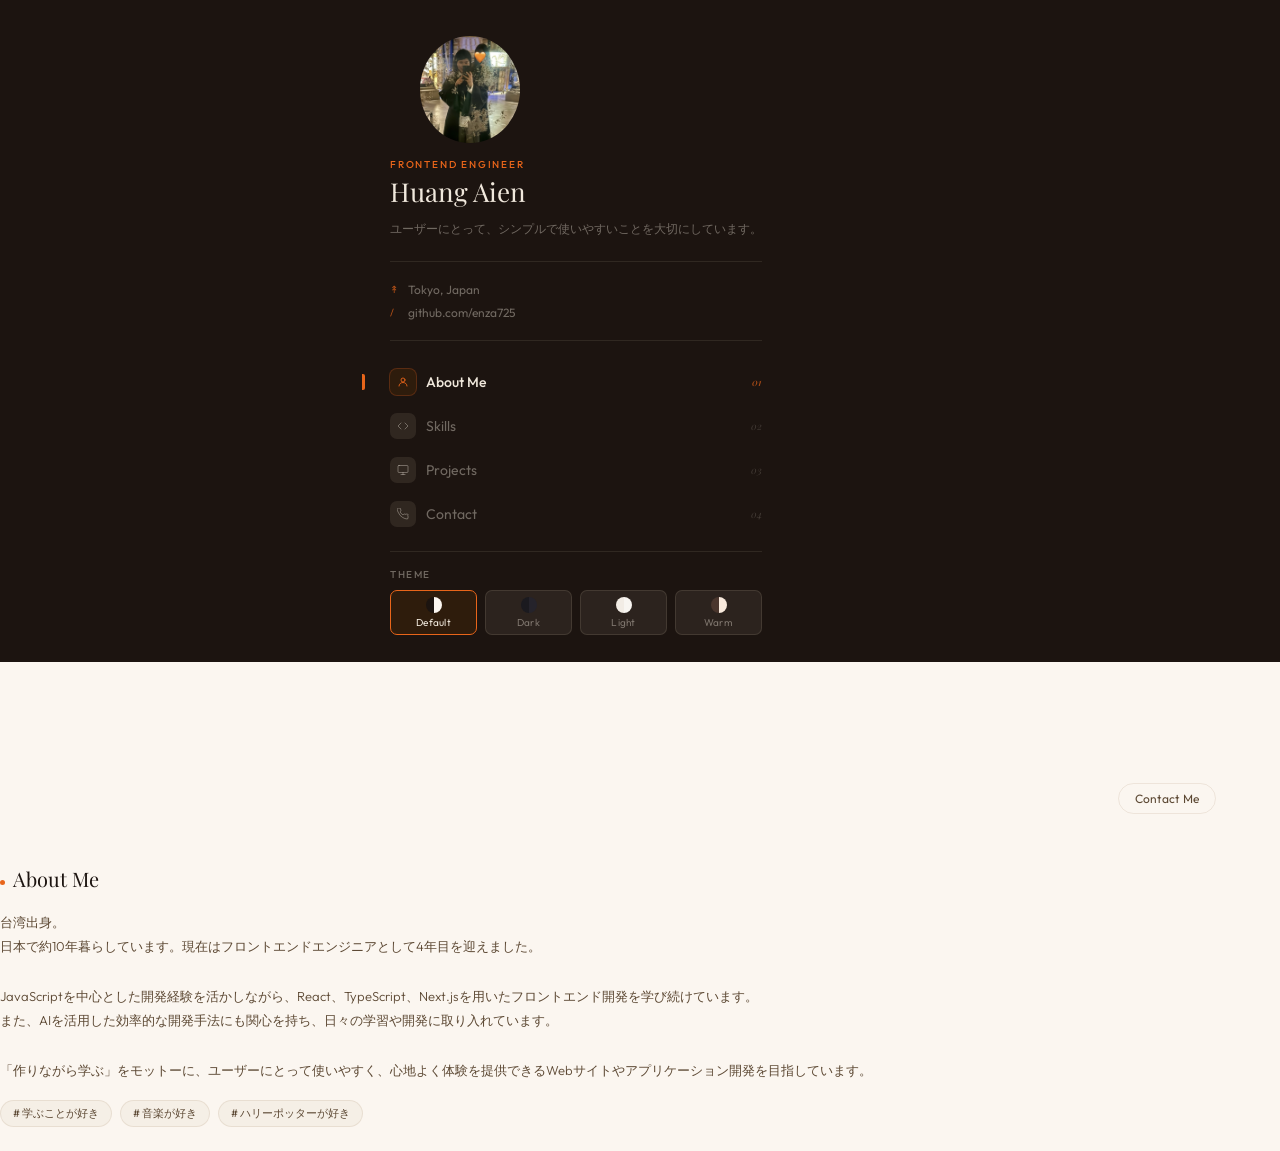
<file: portfolio-site/main.html>
<!DOCTYPE html>
<html lang="ja" data-theme="default">
  <head>
    <meta charset="UTF-8">
    <meta name="viewport" content="width=device-width, initial-scale=1.0">
    <title>HUANG AIEN – Frontend Engineer</title>
    <link href="https://fonts.googleapis.com/css2?family=Playfair+Display:ital,wght@0,400;1,400&family=Outfit:wght@300;400;500&display=swap" rel="stylesheet">
    <link href="./style.css" rel="stylesheet">
  </head>
  <body>
    <div id="left-div"></div>
    <div id="right-div"></div>
    <script src="./main.js"></script>
  </body>
</html>
</file>
<file: portfolio-site/style.css>
@import 'css/theme.css';
@import 'css/left-aside.css';
@import 'css/right-container.css';

*, *::before, *::after { 
  box-sizing: border-box; 
  margin: 0; 
  padding: 0; 
  font-size: 10px;
}

a {
  text-decoration:  none;
  color: inherit;
}

body {
  font-family: 'Outfit', sans-serif;
  color: var(--text);
}

#main {
  width: 100vw;
  height: 100vh;
  background: var(--right-bg);
  display: grid;
  grid-template-columns: 1fr 1fr;
  overflow: hidden;
  transition: background 0.4s;
}

@media (max-width: 768px) {
  #main {
    display: flex;
    align-items: flex-start;
    justify-self: center;
  }
}

@media (max-height: 650px) {
  #main {
    height: auto;
    overflow-y: auto;
  }
}
</file>
